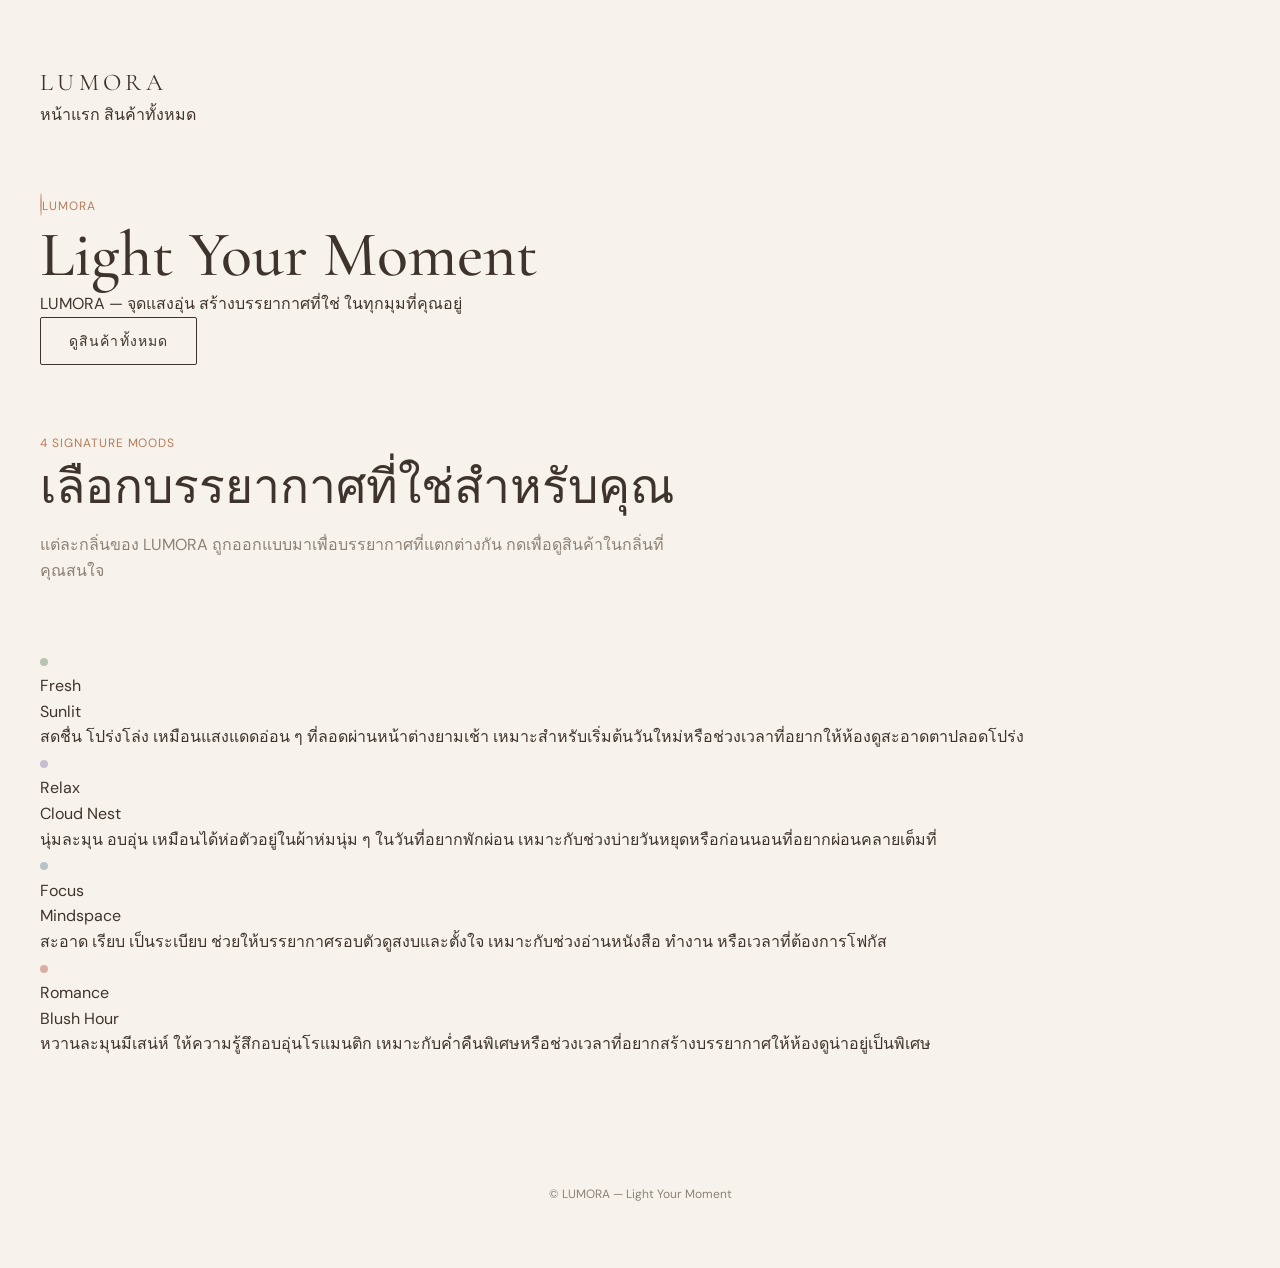
<file: index.html>
<!DOCTYPE html>
<html lang="th">
<head>
  <meta charset="UTF-8" />
  <meta name="viewport" content="width=device-width, initial-scale=1.0" />
  <title>LUMORA — Light Your Moment</title>
  <meta name="description" content="LUMORA — จุดแสงอุ่น สร้างบรรยากาศที่ใช่ ในทุกมุมที่คุณอยู่ เทียนหอมพรีเมียม 4 กลิ่นซิกเนเจอร์" />
  <link rel="preconnect" href="https://fonts.googleapis.com" />
  <link rel="preconnect" href="https://fonts.gstatic.com" crossorigin />
  <link href="https://fonts.googleapis.com/css2?family=Cormorant+Garamond:wght@500;600&family=DM+Sans:wght@400;500;700&display=swap" rel="stylesheet" />
  <link rel="stylesheet" href="style.css" />
</head>
<body>

  <header class="container section--tight site-header">
    <a href="index.html" class="logo">LUMORA</a>
    <nav class="site-nav" aria-label="เมนูหลัก">
      <a href="index.html">หน้าแรก</a>
      <a href="product.html">สินค้าทั้งหมด</a>
    </nav>
  </header>

  <main>

    <!-- Hero -->
    <section class="hero container">
      <span class="deco-ring" aria-hidden="true"></span>
      <span class="eyebrow">LUMORA</span>
      <h1>Light Your Moment</h1>
      <p>LUMORA — จุดแสงอุ่น สร้างบรรยากาศที่ใช่ ในทุกมุมที่คุณอยู่</p>
      <a href="product.html" class="btn btn-secondary">ดูสินค้าทั้งหมด</a>
    </section>

    <!-- Mood section -->
    <section class="section--tight container">
      <div class="editorial-header">
        <span class="eyebrow">4 Signature Moods</span>
        <h2>เลือกบรรยากาศที่ใช่สำหรับคุณ</h2>
        <p class="text-muted">แต่ละกลิ่นของ LUMORA ถูกออกแบบมาเพื่อบรรยากาศที่แตกต่างกัน กดเพื่อดูสินค้าในกลิ่นที่คุณสนใจ</p>
      </div>

      <div class="mood-grid">

        <a href="product.html?mood=fresh" class="mood-card mood--sunlit">
          <span class="mood-dot" aria-hidden="true"></span>
          <p class="mood-card__name">Fresh</p>
          <p class="mood-card__scent">Sunlit</p>
          <p class="mood-card__desc">สดชื่น โปร่งโล่ง เหมือนแสงแดดอ่อน ๆ ที่ลอดผ่านหน้าต่างยามเช้า เหมาะสำหรับเริ่มต้นวันใหม่หรือช่วงเวลาที่อยากให้ห้องดูสะอาดตาปลอดโปร่ง</p>
        </a>

        <a href="product.html?mood=relax" class="mood-card mood--cloud-nest">
          <span class="mood-dot" aria-hidden="true"></span>
          <p class="mood-card__name">Relax</p>
          <p class="mood-card__scent">Cloud Nest</p>
          <p class="mood-card__desc">นุ่มละมุน อบอุ่น เหมือนได้ห่อตัวอยู่ในผ้าห่มนุ่ม ๆ ในวันที่อยากพักผ่อน เหมาะกับช่วงบ่ายวันหยุดหรือก่อนนอนที่อยากผ่อนคลายเต็มที่</p>
        </a>

        <a href="product.html?mood=focus" class="mood-card mood--mindspace">
          <span class="mood-dot" aria-hidden="true"></span>
          <p class="mood-card__name">Focus</p>
          <p class="mood-card__scent">Mindspace</p>
          <p class="mood-card__desc">สะอาด เรียบ เป็นระเบียบ ช่วยให้บรรยากาศรอบตัวดูสงบและตั้งใจ เหมาะกับช่วงอ่านหนังสือ ทำงาน หรือเวลาที่ต้องการโฟกัส</p>
        </a>

        <a href="product.html?mood=romance" class="mood-card mood--blush-hour">
          <span class="mood-dot" aria-hidden="true"></span>
          <p class="mood-card__name">Romance</p>
          <p class="mood-card__scent">Blush Hour</p>
          <p class="mood-card__desc">หวานละมุนมีเสน่ห์ ให้ความรู้สึกอบอุ่นโรแมนติก เหมาะกับค่ำคืนพิเศษหรือช่วงเวลาที่อยากสร้างบรรยากาศให้ห้องดูน่าอยู่เป็นพิเศษ</p>
        </a>

      </div>
    </section>

  </main>

  <footer class="container section--tight">
    <p class="text-muted" style="text-align:center; font-size: var(--fs-xs);">
      © LUMORA — Light Your Moment
    </p>
  </footer>

  <script src="script.js" defer></script>
</body>
</html>
</file>
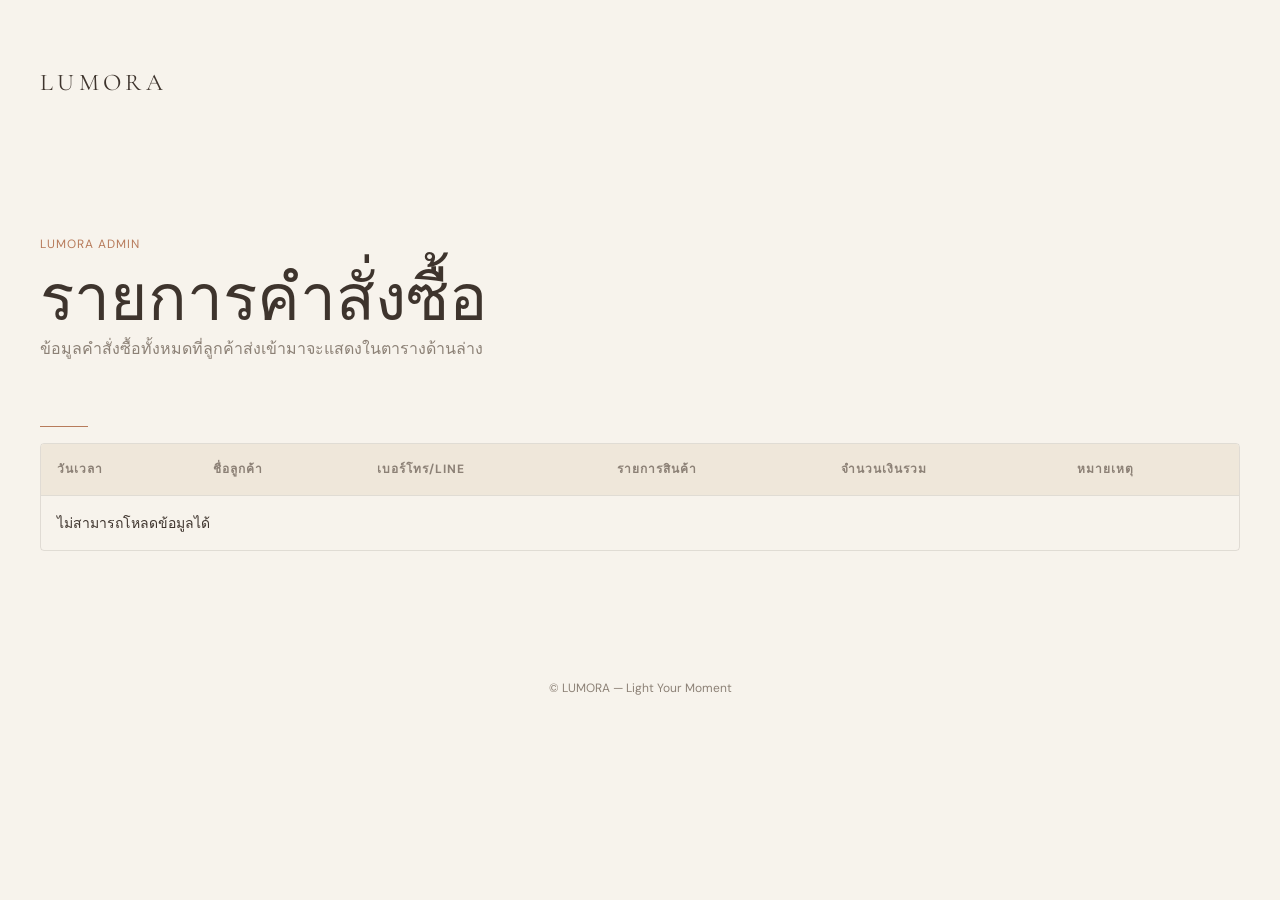
<file: admin.html>
<!DOCTYPE html>
<html lang="th">
<head>
  <meta charset="UTF-8" />
  <meta name="viewport" content="width=device-width, initial-scale=1.0" />
  <title>รายการคำสั่งซื้อ | LUMORA Admin</title>
  <meta name="description" content="LUMORA — หน้าสำหรับดูรายการคำสั่งซื้อทั้งหมด" />
  <link rel="preconnect" href="https://fonts.googleapis.com" />
  <link rel="preconnect" href="https://fonts.gstatic.com" crossorigin />
  <link href="https://fonts.googleapis.com/css2?family=Cormorant+Garamond:wght@500;600&family=DM+Sans:wght@400;500;700&display=swap" rel="stylesheet" />
  <link rel="stylesheet" href="style.css" />
</head>
<body>

  <header class="container section--tight">
    <a href="index.html" class="logo">LUMORA</a>
  </header>

  <main class="container section--tight">
    <div class="editorial-header">
      <span class="eyebrow">LUMORA Admin</span>
      <h1>รายการคำสั่งซื้อ</h1>
      <p class="text-muted">ข้อมูลคำสั่งซื้อทั้งหมดที่ลูกค้าส่งเข้ามาจะแสดงในตารางด้านล่าง</p>
    </div>

    <hr class="deco-hr" />

    <div class="table-wrap">
      <table id="ordersTable" class="data-table">
        <thead>
          <tr>
            <th scope="col">วันเวลา</th>
            <th scope="col">ชื่อลูกค้า</th>
            <th scope="col">เบอร์โทร/Line</th>
            <th scope="col">รายการสินค้า</th>
            <th scope="col">จำนวนเงินรวม</th>
            <th scope="col">หมายเหตุ</th>
          </tr>
        </thead>
        <tbody>
        </tbody>
      </table>
    </div>
  </main>

  <footer class="container section--tight">
    <p class="text-muted" style="text-align:center; font-size: var(--fs-xs);">
      © LUMORA — Light Your Moment
    </p>
  </footer>

  <script src="script.js" defer></script>
</body>
</html>
</file>
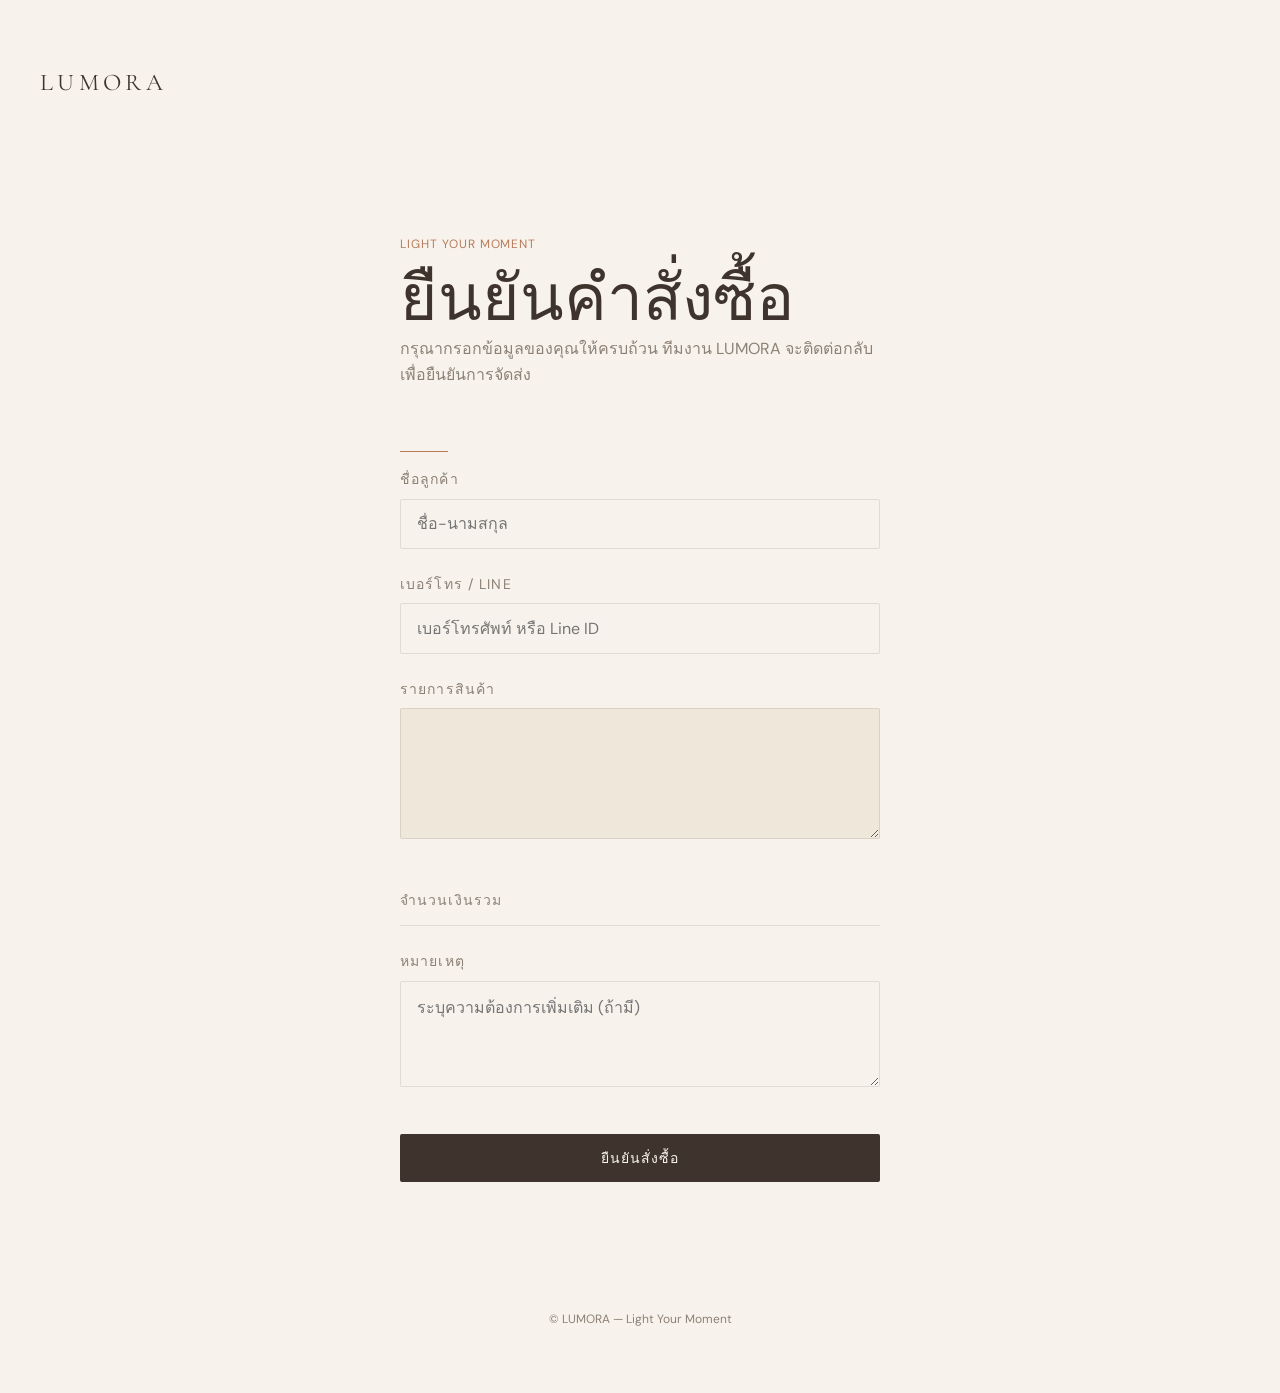
<file: order.html>
<!DOCTYPE html>
<html lang="th">
<head>
  <meta charset="UTF-8" />
  <meta name="viewport" content="width=device-width, initial-scale=1.0" />
  <title>ยืนยันคำสั่งซื้อ | LUMORA</title>
  <meta name="description" content="LUMORA — Light Your Moment กรอกข้อมูลเพื่อยืนยันคำสั่งซื้อเทียนหอมของคุณ" />
  <link rel="preconnect" href="https://fonts.googleapis.com" />
  <link rel="preconnect" href="https://fonts.gstatic.com" crossorigin />
  <link href="https://fonts.googleapis.com/css2?family=Cormorant+Garamond:wght@500;600&family=DM+Sans:wght@400;500;700&display=swap" rel="stylesheet" />
  <link rel="stylesheet" href="style.css" />
</head>
<body>

  <header class="container section--tight">
    <a href="index.html" class="logo">LUMORA</a>
  </header>

  <main class="container form-page section--tight">
    <div class="editorial-header">
      <span class="eyebrow">Light Your Moment</span>
      <h1>ยืนยันคำสั่งซื้อ</h1>
      <p class="text-muted">กรุณากรอกข้อมูลของคุณให้ครบถ้วน ทีมงาน LUMORA จะติดต่อกลับเพื่อยืนยันการจัดส่ง</p>
    </div>

    <hr class="deco-hr" />

    <form id="orderForm" novalidate>

      <div class="form-group">
        <label class="form-label" for="customerName">ชื่อลูกค้า</label>
        <input
          class="form-input"
          type="text"
          id="customerName"
          name="customerName"
          placeholder="ชื่อ-นามสกุล"
          autocomplete="name"
          required
        />
      </div>

      <div class="form-group">
        <label class="form-label" for="contact">เบอร์โทร / Line</label>
        <input
          class="form-input"
          type="text"
          id="contact"
          name="contact"
          placeholder="เบอร์โทรศัพท์ หรือ Line ID"
          autocomplete="tel"
          required
        />
      </div>

      <div class="form-group">
        <label class="form-label" for="items">รายการสินค้า</label>
        <textarea
          class="form-textarea"
          id="items"
          name="items"
          rows="4"
          readonly
        ></textarea>
      </div>

      <div class="form-summary">
        <span class="form-summary__label">จำนวนเงินรวม</span>
        <span class="form-summary__value">
          <input
            class="form-input"
            type="text"
            id="total"
            name="total"
            readonly
            style="border: none; background: transparent; text-align: right; font-family: inherit; font-size: inherit; color: inherit; padding: 0; width: auto;"
          />
        </span>
      </div>

      <div class="form-group">
        <label class="form-label" for="note">หมายเหตุ</label>
        <textarea
          class="form-textarea"
          id="note"
          name="note"
          rows="3"
          placeholder="ระบุความต้องการเพิ่มเติม (ถ้ามี)"
        ></textarea>
      </div>

      <div class="form-actions">
        <button type="submit" class="btn btn-primary">ยืนยันสั่งซื้อ</button>
      </div>

    </form>
  </main>

  <footer class="container section--tight">
    <p class="text-muted" style="text-align:center; font-size: var(--fs-xs);">
      © LUMORA — Light Your Moment
    </p>
  </footer>

  <script src="script.js" defer></script>
</body>
</html>
</file>
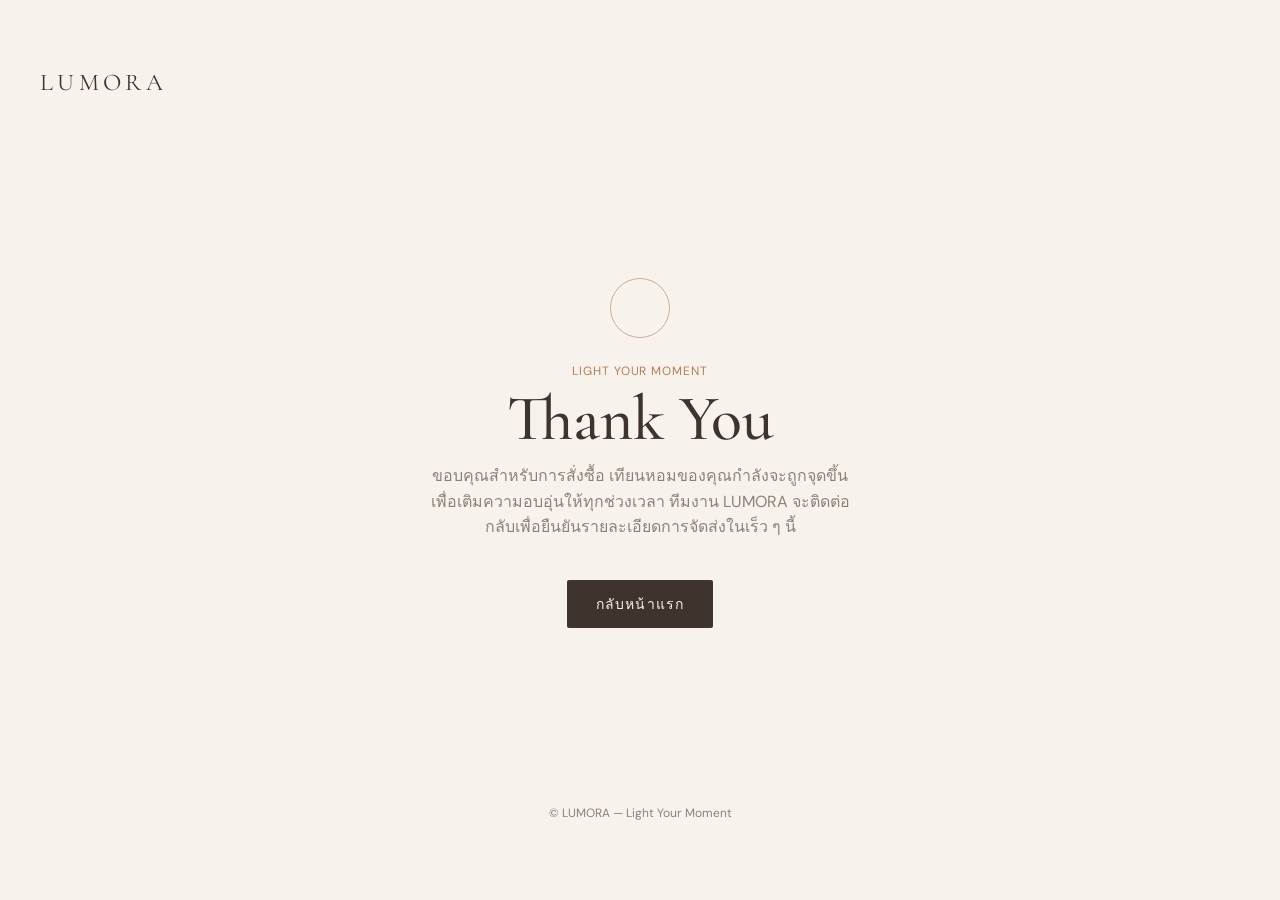
<file: thankyou.html>
<!DOCTYPE html>
<html lang="th">
<head>
  <meta charset="UTF-8" />
  <meta name="viewport" content="width=device-width, initial-scale=1.0" />
  <title>ขอบคุณสำหรับการสั่งซื้อ | LUMORA</title>
  <meta name="description" content="LUMORA — Light Your Moment ขอบคุณสำหรับการสั่งซื้อ" />
  <link rel="preconnect" href="https://fonts.googleapis.com" />
  <link rel="preconnect" href="https://fonts.gstatic.com" crossorigin />
  <link href="https://fonts.googleapis.com/css2?family=Cormorant+Garamond:wght@500;600&family=DM+Sans:wght@400;500;700&display=swap" rel="stylesheet" />
  <link rel="stylesheet" href="style.css" />
</head>
<body>

  <header class="container section--tight">
    <a href="index.html" class="logo">LUMORA</a>
  </header>

  <main class="container">
    <section class="confirmation-page">
      <span class="deco-ring" aria-hidden="true"></span>
      <span class="eyebrow">Light Your Moment</span>
      <h1>Thank You</h1>
      <p>ขอบคุณสำหรับการสั่งซื้อ เทียนหอมของคุณกำลังจะถูกจุดขึ้นเพื่อเติมความอบอุ่นให้ทุกช่วงเวลา ทีมงาน LUMORA จะติดต่อกลับเพื่อยืนยันรายละเอียดการจัดส่งในเร็ว ๆ นี้</p>
      <a href="index.html" class="btn btn-primary">กลับหน้าแรก</a>
    </section>
  </main>

  <footer class="container section--tight">
    <p class="text-muted" style="text-align:center; font-size: var(--fs-xs);">
      © LUMORA — Light Your Moment
    </p>
  </footer>

</body>
</html>
</file>
<file: style.css>
/* =========================================================
   LUMORA — Main Stylesheet
   Concept: "Soft Light / Cozy Room"
   Warm Minimal · Cozy · Editorial · Modern · Soft · Natural
   ========================================================= */

/* ---------------------------------------------------------
   1. CSS VARIABLES
   --------------------------------------------------------- */
:root {
  /* Base colors */
  --color-warm-ivory: #F7F3EC;
  --color-soft-cream: #EFE7DA;
  --color-warm-sand: #D8C8B5;
  --color-deep-cocoa: #3E342D;
  --color-soft-taupe: #8C8176;

  /* Accent */
  --color-copper: #B77B5B;
  --color-copper-soft: rgba(183, 123, 91, 0.35);

  /* Mood colors (used sparingly — accents only) */
  --mood-sunlit: #B7C4B0;      /* Soft Sage */
  --mood-cloud-nest: #C8BDD0;  /* Dusty Lavender */
  --mood-mindspace: #B7C4CA;   /* Misty Blue */
  --mood-blush-hour: #D8AFA3;  /* Dusty Peach */

  /* Typography */
  --font-heading: "Cormorant Garamond", "Playfair Display", serif;
  --font-body: "DM Sans", "Manrope", sans-serif;

  --fs-xs: 0.75rem;
  --fs-sm: 0.875rem;
  --fs-base: 1rem;
  --fs-md: 1.125rem;
  --fs-lg: 1.5rem;
  --fs-xl: 2.25rem;
  --fs-2xl: 3rem;
  --fs-3xl: 4rem;

  --lh-tight: 1.15;
  --lh-normal: 1.6;

  --tracking-logo: 0.18em;
  --tracking-label: 0.08em;

  /* Spacing */
  --space-xs: 0.5rem;
  --space-sm: 1rem;
  --space-md: 1.5rem;
  --space-lg: 2.5rem;
  --space-xl: 4rem;
  --space-2xl: 7rem;

  /* Border & Radius */
  --border-thin: 1px solid rgba(62, 52, 45, 0.12);
  --border-copper: 1px solid var(--color-copper);
  --radius-sm: 2px;
  --radius-md: 4px;
  --radius-lg: 8px;

  /* Shadow */
  --shadow-soft: 0 4px 16px rgba(62, 52, 45, 0.06);
  --shadow-hover: 0 8px 24px rgba(62, 52, 45, 0.10);

  /* Transition */
  --transition-soft: 0.35s ease;
  --transition-fast: 0.2s ease;

  /* Layout */
  --container-max: 1280px;
  --grid-gap: var(--space-lg);
}

/* ---------------------------------------------------------
   2. RESET
   --------------------------------------------------------- */
*,
*::before,
*::after {
  box-sizing: border-box;
  margin: 0;
  padding: 0;
}

html {
  scroll-behavior: smooth;
}

body {
  background-color: var(--color-warm-ivory);
  color: var(--color-deep-cocoa);
  font-family: var(--font-body);
  font-size: var(--fs-base);
  line-height: var(--lh-normal);
  -webkit-font-smoothing: antialiased;
  -moz-osx-font-smoothing: grayscale;
}

img {
  max-width: 100%;
  display: block;
}

a {
  color: inherit;
  text-decoration: none;
}

ul,
ol {
  list-style: none;
}

button {
  font-family: inherit;
  cursor: pointer;
}

/* ---------------------------------------------------------
   3. TYPOGRAPHY
   --------------------------------------------------------- */
h1,
h2,
h3,
h4 {
  font-family: var(--font-heading);
  font-weight: 500;
  line-height: var(--lh-tight);
  color: var(--color-deep-cocoa);
}

h1 {
  font-size: var(--fs-3xl);
}

h2 {
  font-size: var(--fs-2xl);
}

h3 {
  font-size: var(--fs-xl);
}

p {
  color: var(--color-deep-cocoa);
}

.text-muted {
  color: var(--color-soft-taupe);
}

.eyebrow {
  font-family: var(--font-body);
  font-size: var(--fs-xs);
  letter-spacing: var(--tracking-label);
  text-transform: uppercase;
  color: var(--color-copper);
}

/* Logo / Brand wordmark */
.logo {
  font-family: var(--font-heading);
  font-size: var(--fs-lg);
  letter-spacing: var(--tracking-logo);
  text-transform: uppercase;
  color: var(--color-deep-cocoa);
}

/* ---------------------------------------------------------
   4. LAYOUT
   --------------------------------------------------------- */
.container {
  max-width: var(--container-max);
  margin-inline: auto;
  padding-inline: var(--space-lg);
}

.section {
  padding-block: var(--space-2xl);
}

.section--tight {
  padding-block: var(--space-xl);
}

/* Editorial header block: large type + generous breathing room */
.editorial-header {
  max-width: 640px;
  margin-bottom: var(--space-xl);
}

.editorial-header .eyebrow {
  display: inline-block;
  margin-bottom: var(--space-xs);
}

.editorial-header h2 {
  margin-bottom: var(--space-sm);
}

/* Slightly asymmetric two-column editorial layout */
.editorial-split {
  display: grid;
  grid-template-columns: 1.1fr 0.9fr;
  gap: var(--space-xl);
  align-items: center;
}

.editorial-split--reverse {
  grid-template-columns: 0.9fr 1.1fr;
}

.editorial-split--reverse > *:first-child {
  order: 2;
}

/* Product grid */
.product-grid {
  display: grid;
  grid-template-columns: repeat(4, 1fr);
  gap: var(--grid-gap);
}

/* ---------------------------------------------------------
   5. BUTTONS
   --------------------------------------------------------- */
.btn {
  display: inline-flex;
  align-items: center;
  justify-content: center;
  gap: var(--space-xs);
  padding: 0.85em 2em;
  font-size: var(--fs-sm);
  letter-spacing: var(--tracking-label);
  text-transform: uppercase;
  border-radius: var(--radius-sm);
  transition: background-color var(--transition-soft),
              color var(--transition-soft),
              border-color var(--transition-soft);
}

.btn-primary {
  background-color: var(--color-deep-cocoa);
  color: var(--color-warm-ivory);
  border: var(--border-thin);
}

.btn-primary:hover {
  background-color: var(--color-copper);
  border-color: var(--color-copper);
}

.btn-secondary {
  background-color: transparent;
  color: var(--color-deep-cocoa);
  border: 1px solid var(--color-deep-cocoa);
}

.btn-secondary:hover {
  background-color: var(--color-deep-cocoa);
  color: var(--color-warm-ivory);
}

/* ---------------------------------------------------------
   6. PRODUCT CARDS
   --------------------------------------------------------- */
.product-card {
  background-color: var(--color-soft-cream);
  border: var(--border-thin);
  border-radius: var(--radius-lg);
  padding: var(--space-sm);
  transition: transform var(--transition-soft),
              border-color var(--transition-soft),
              box-shadow var(--transition-soft);
}

.product-card:hover {
  transform: translateY(-6px);
  border-color: var(--color-copper);
  box-shadow: var(--shadow-hover);
}

.product-card__image-wrap {
  overflow: hidden;
  border-radius: var(--radius-md);
  margin-bottom: var(--space-sm);
  background-color: var(--color-warm-ivory);
}

.product-card__image-wrap img {
  width: 100%;
  height: 100%;
  object-fit: cover;
  transition: transform var(--transition-soft);
}

.product-card:hover .product-card__image-wrap img {
  transform: scale(1.04);
}

.product-card__brand {
  font-family: var(--font-body);
  font-size: var(--fs-xs);
  letter-spacing: var(--tracking-label);
  text-transform: uppercase;
  color: var(--color-soft-taupe);
  margin-bottom: 0.15em;
}

.product-card__name {
  font-family: var(--font-heading);
  font-size: var(--fs-md);
  margin-bottom: var(--space-xs);
}

.product-card__meta {
  display: flex;
  align-items: center;
  justify-content: space-between;
  font-size: var(--fs-sm);
  color: var(--color-deep-cocoa);
}

.product-card__price {
  color: var(--color-copper);
  font-weight: 600;
}

/* ---------------------------------------------------------
   7. MOOD STYLES
   (accents only — never full-card backgrounds)
   --------------------------------------------------------- */
.mood-dot {
  display: inline-block;
  width: 8px;
  height: 8px;
  border-radius: 50%;
  margin-right: 0.4em;
}

.mood-line {
  display: inline-block;
  width: 24px;
  height: 2px;
  margin-right: 0.5em;
  vertical-align: middle;
}

.mood-label {
  font-size: var(--fs-xs);
  letter-spacing: var(--tracking-label);
  text-transform: uppercase;
  color: var(--color-soft-taupe);
}

.mood--sunlit .mood-dot,
.mood--sunlit .mood-line {
  background-color: var(--mood-sunlit);
}

.mood--cloud-nest .mood-dot,
.mood--cloud-nest .mood-line {
  background-color: var(--mood-cloud-nest);
}

.mood--mindspace .mood-dot,
.mood--mindspace .mood-line {
  background-color: var(--mood-mindspace);
}

.mood--blush-hour .mood-dot,
.mood--blush-hour .mood-line {
  background-color: var(--mood-blush-hour);
}

/* ---------------------------------------------------------
   8. IMAGE STYLES
   --------------------------------------------------------- */
.image-frame {
  border: none;
  border-radius: var(--radius-md);
  overflow: hidden;
  background-color: var(--color-soft-cream);
}

.image-frame img {
  width: 100%;
  height: auto;
  object-fit: cover;
}

/* Decorative candle-light ring / thin lines */
.deco-ring {
  width: 60px;
  height: 60px;
  border: 1px solid var(--color-copper);
  border-radius: 50%;
  opacity: 0.6;
}

.deco-hr {
  width: 48px;
  height: 1px;
  background-color: var(--color-copper);
  border: none;
  margin-block: var(--space-sm);
}

.deco-dot {
  width: 6px;
  height: 6px;
  border-radius: 50%;
  background-color: var(--color-copper);
  display: inline-block;
}

/* ---------------------------------------------------------
   9. HOVER EFFECTS (shared utilities)
   --------------------------------------------------------- */
.hover-copper {
  transition: color var(--transition-soft), border-color var(--transition-soft);
}

.hover-copper:hover {
  color: var(--color-copper);
  border-color: var(--color-copper);
}

.link-underline {
  position: relative;
}

.link-underline::after {
  content: "";
  position: absolute;
  left: 0;
  bottom: -2px;
  width: 0;
  height: 1px;
  background-color: var(--color-copper);
  transition: width var(--transition-soft);
}

.link-underline:hover::after {
  width: 100%;
}

/* ---------------------------------------------------------
   10. RESPONSIVE
   --------------------------------------------------------- */

/* Tablet */
@media (max-width: 1024px) {
  :root {
    --fs-3xl: 3rem;
    --fs-2xl: 2.25rem;
    --fs-xl: 1.75rem;
    --space-2xl: 5rem;
  }

  .product-grid {
    grid-template-columns: repeat(2, 1fr);
  }

  .editorial-split,
  .editorial-split--reverse {
    grid-template-columns: 1fr;
    gap: var(--space-lg);
  }

  .editorial-split--reverse > *:first-child {
    order: 0;
  }
}

/* Mobile */
@media (max-width: 640px) {
  :root {
    --fs-3xl: 2.25rem;
    --fs-2xl: 1.75rem;
    --fs-xl: 1.4rem;
    --space-lg: 1.75rem;
    --space-xl: 2.5rem;
    --space-2xl: 3.5rem;
  }

  .container {
    padding-inline: var(--space-sm);
  }

  .product-grid {
    grid-template-columns: repeat(2, 1fr);
    gap: var(--space-sm);
  }

  .btn {
    width: 100%;
    padding: 1em 1.5em;
  }

  .product-card {
    padding: var(--space-xs);
  }
}

@media (max-width: 400px) {
  .product-grid {
    grid-template-columns: 1fr;
  }
}

/* ---------------------------------------------------------
   11. FORMS (order.html)
   --------------------------------------------------------- */
.form-page {
  max-width: 560px;
  margin-inline: auto;
}

.form-group {
  margin-bottom: var(--space-md);
}

.form-label {
  display: block;
  font-size: var(--fs-sm);
  letter-spacing: var(--tracking-label);
  text-transform: uppercase;
  color: var(--color-soft-taupe);
  margin-bottom: var(--space-xs);
}

.form-input,
.form-textarea {
  width: 100%;
  padding: 0.85em 1em;
  font-family: var(--font-body);
  font-size: var(--fs-base);
  color: var(--color-deep-cocoa);
  background-color: var(--color-warm-ivory);
  border: var(--border-thin);
  border-radius: var(--radius-sm);
  transition: border-color var(--transition-fast), box-shadow var(--transition-fast);
}

.form-textarea {
  resize: vertical;
  min-height: 4.5em;
  line-height: var(--lh-normal);
}

.form-input:focus,
.form-textarea:focus {
  outline: none;
  border-color: var(--color-copper);
  box-shadow: 0 0 0 3px var(--color-copper-soft);
}

.form-input[readonly],
.form-textarea[readonly] {
  background-color: var(--color-soft-cream);
  color: var(--color-soft-taupe);
  cursor: default;
}

.form-summary {
  display: flex;
  align-items: baseline;
  justify-content: space-between;
  padding-block: var(--space-xs);
  border-bottom: var(--border-thin);
  margin-bottom: var(--space-md);
}

.form-summary__label {
  font-size: var(--fs-sm);
  letter-spacing: var(--tracking-label);
  text-transform: uppercase;
  color: var(--color-soft-taupe);
}

.form-summary__value {
  font-family: var(--font-heading);
  font-size: var(--fs-lg);
  color: var(--color-copper);
}

.form-actions {
  margin-top: var(--space-lg);
}

.form-actions .btn {
  width: 100%;
}

/* ---------------------------------------------------------
   12. TABLES (admin.html)
   --------------------------------------------------------- */
.table-wrap {
  width: 100%;
  overflow-x: auto;
  border: var(--border-thin);
  border-radius: var(--radius-md);
  -webkit-overflow-scrolling: touch;
}

.data-table {
  width: 100%;
  min-width: 720px;
  border-collapse: collapse;
  font-size: var(--fs-sm);
}

.data-table thead th {
  text-align: left;
  padding: var(--space-sm);
  font-family: var(--font-body);
  font-size: var(--fs-xs);
  letter-spacing: var(--tracking-label);
  text-transform: uppercase;
  color: var(--color-soft-taupe);
  background-color: var(--color-soft-cream);
  border-bottom: var(--border-thin);
  white-space: nowrap;
}

.data-table tbody td {
  padding: var(--space-sm);
  border-bottom: var(--border-thin);
  color: var(--color-deep-cocoa);
  vertical-align: top;
}

.data-table tbody tr:hover {
  background-color: var(--color-soft-cream);
}

.data-table tbody tr:last-child td {
  border-bottom: none;
}

/* ---------------------------------------------------------
   13. STATUS / CONFIRMATION PAGE (thankyou.html)
   --------------------------------------------------------- */
.confirmation-page {
  min-height: 60vh;
  display: flex;
  flex-direction: column;
  align-items: center;
  justify-content: center;
  text-align: center;
  padding-block: var(--space-2xl);
}

.confirmation-page .deco-ring {
  margin-bottom: var(--space-md);
}

.confirmation-page h1 {
  margin-bottom: var(--space-xs);
}

.confirmation-page p {
  max-width: 420px;
  color: var(--color-soft-taupe);
  margin-bottom: var(--space-lg);
}

/* Responsive tweaks for forms & tables */
@media (max-width: 640px) {
  .form-page {
    max-width: 100%;
  }

  .data-table {
    min-width: 600px;
  }
}
</file>
